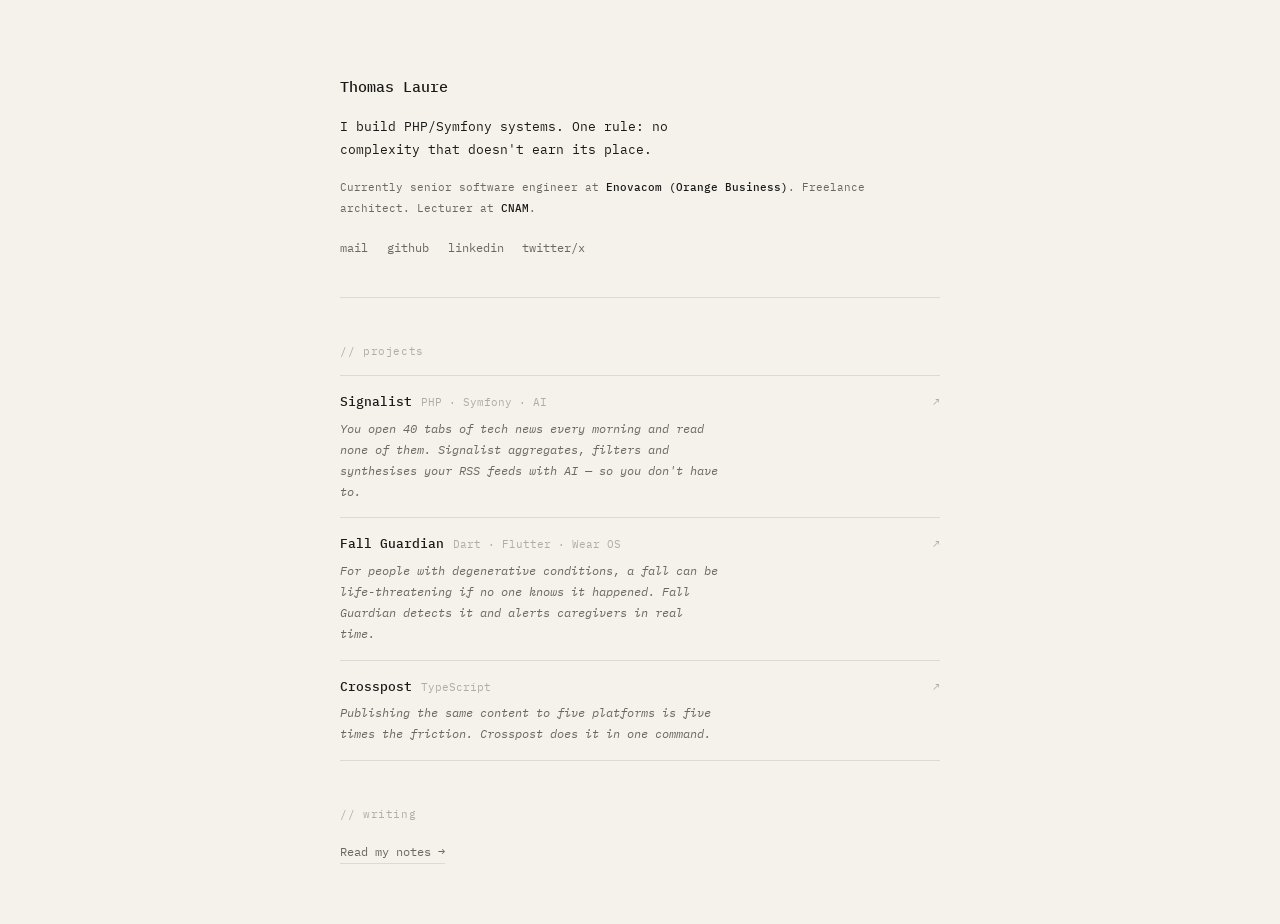
<file: index.html>
<!DOCTYPE html>
<html lang="en">
<head>
  <meta charset="UTF-8" />
  <meta name="viewport" content="width=device-width, initial-scale=1.0" />
  <title>Thomas Laure</title>
  <meta name="description" content="I build PHP/Symfony systems. One rule: no complexity that doesn't earn its place." />
  <link href="https://fonts.googleapis.com/css2?family=IBM+Plex+Mono:ital,wght@0,400;0,500;1,400&display=swap" rel="stylesheet" />
  <link rel="stylesheet" href="styles.css" />
</head>
<body>
  <main>

    <header>
      <p class="name">Thomas Laure</p>
      <p class="philosophy">I build PHP/Symfony systems. One rule: no complexity that doesn't earn its place.</p>
      <p class="where">
        Currently senior software engineer at <a href="https://www.enovacom.com/"><strong>Enovacom (Orange Business)</strong></a>.
        Freelance architect. Lecturer at <strong>CNAM</strong>.
      </p>
      <nav>
        <a href="mailto:thomaslaure3@gmail.com">mail</a>
        <a href="https://github.com/thlaure">github</a>
        <a href="https://www.linkedin.com/in/thomas-laure-software-engineer">linkedin</a>
        <a href="https://x.com/laure_th">twitter/x</a>
      </nav>
    </header>

    <section>
      <p class="label">// projects</p>

      <a class="project" href="https://github.com/thlaure/signalist">
        <div class="project__top">
          <span class="project__name">Signalist</span>
          <span class="project__stack">PHP · Symfony · AI</span>
          <span class="project__arrow">↗</span>
        </div>
        <p class="project__desc">
          You open 40 tabs of tech news every morning and read none of them.
          Signalist aggregates, filters and synthesises your RSS feeds with AI — so you don't have to.
        </p>
      </a>

      <a class="project" href="https://github.com/thlaure/fall-guardian">
        <div class="project__top">
          <span class="project__name">Fall Guardian</span>
          <span class="project__stack">Dart · Flutter · Wear OS</span>
          <span class="project__arrow">↗</span>
        </div>
        <p class="project__desc">
          For people with degenerative conditions, a fall can be life-threatening
          if no one knows it happened. Fall Guardian detects it and alerts caregivers in real time.
        </p>
      </a>

      <a class="project" href="https://github.com/thlaure/crosspost">
        <div class="project__top">
          <span class="project__name">Crosspost</span>
          <span class="project__stack">TypeScript</span>
          <span class="project__arrow">↗</span>
        </div>
        <p class="project__desc">
          Publishing the same content to five platforms is five times the friction.
          Crosspost does it in one command.
        </p>
      </a>

    </section>

    <section>
      <p class="label">// writing</p>
      <a class="blog-link" href="blog/index.html">
        Read my notes →
      </a>
    </section>

  </main>
</body>
</html>
</file>
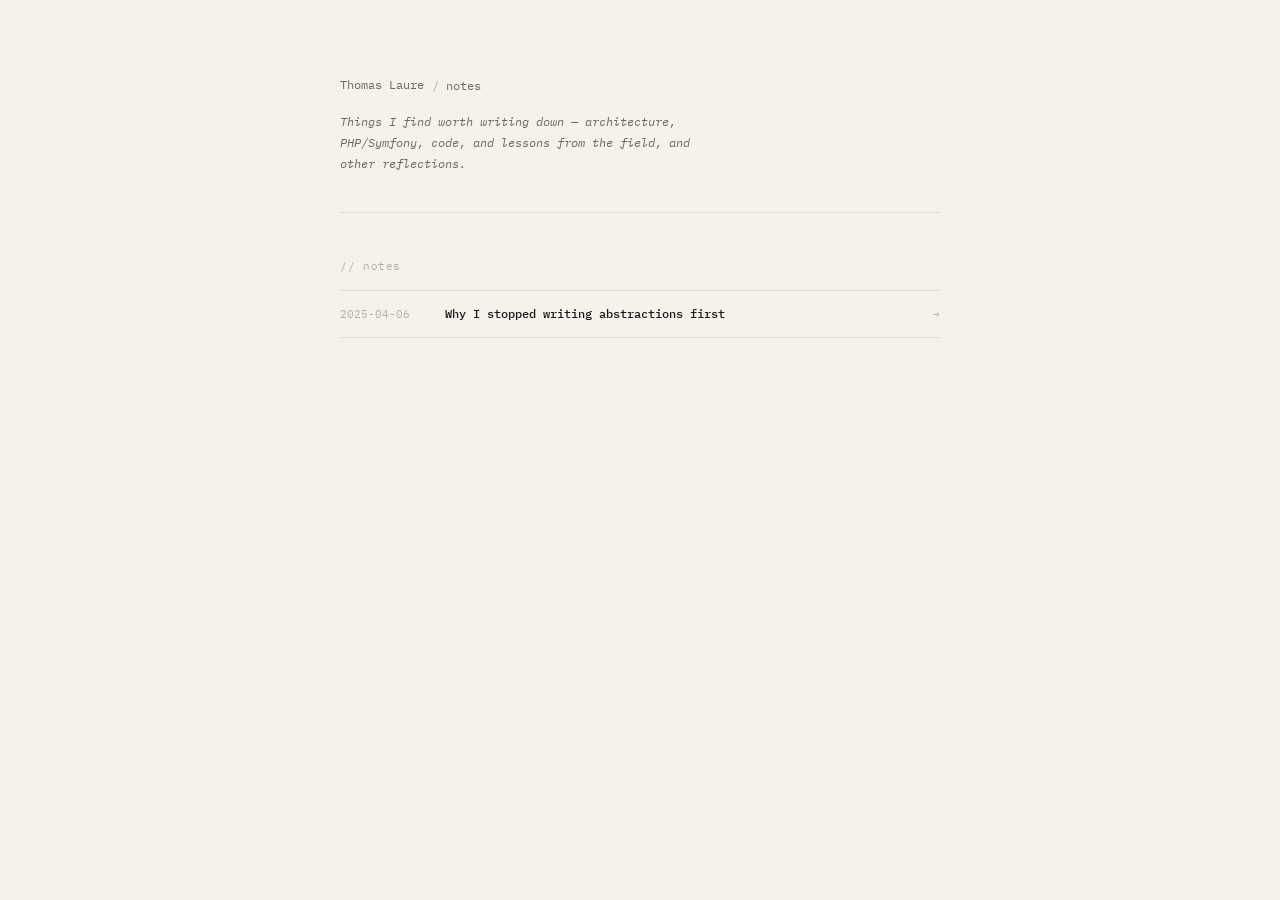
<file: blog/index.html>
<!DOCTYPE html>
<html lang="en">
<head>
  <meta charset="UTF-8" />
  <meta name="viewport" content="width=device-width, initial-scale=1.0" />
  <title>Notes — Thomas Laure</title>
  <meta name="description" content="Notes on software architecture, PHP/Symfony, and things worth writing down." />
  <link href="https://fonts.googleapis.com/css2?family=IBM+Plex+Mono:ital,wght@0,400;0,500;1,400&display=swap" rel="stylesheet" />
  <link rel="stylesheet" href="styles.css" />
</head>
<body>
  <main>

    <header>
      <nav class="breadcrumb">
        <a href="../index.html">Thomas Laure</a>
        <span class="sep">/</span>
        <span>notes</span>
      </nav>
      <p class="desc">Things I find worth writing down — architecture, PHP/Symfony, code, and lessons from the field, and other reflections.</p>
    </header>

    <section>
      <p class="label">// notes</p>

      <a class="note" href="2025-04-06-why-i-stopped-writing-abstractions-first.html">
        <span class="note__date">2025-04-06</span>
        <span class="note__title">Why I stopped writing abstractions first</span>
        <span class="note__arrow">→</span>
      </a>

      <!-- Add more notes above this line -->

    </section>

  </main>
</body>
</html>
</file>
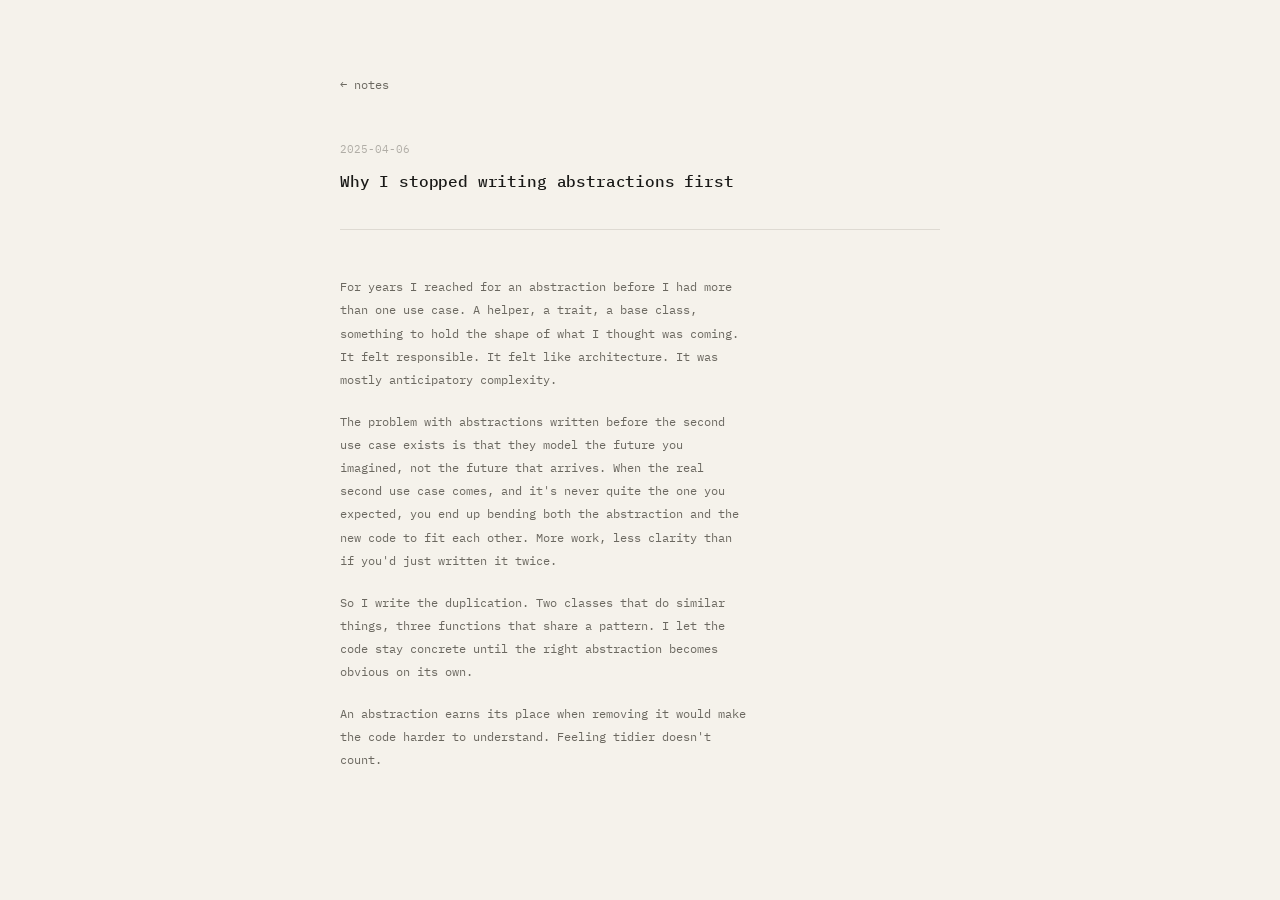
<file: blog/2025-04-06-why-i-stopped-writing-abstractions-first.html>
<!DOCTYPE html>
<html lang="en">
<head>
  <meta charset="UTF-8" />
  <meta name="viewport" content="width=device-width, initial-scale=1.0" />
  <title>Why I stopped writing abstractions first — Thomas Laure</title>
  <meta name="description" content="A short description of the note for search engines." />
  <link href="https://fonts.googleapis.com/css2?family=IBM+Plex+Mono:ital,wght@0,400;0,500;1,400&display=swap" rel="stylesheet" />
  <link rel="stylesheet" href="styles.css" />
</head>
<body>
  <main>

    <a class="back" href="index.html">← notes</a>

    <header class="note-header">
      <p class="note-date">2025-04-06</p>
      <h1 class="note-title">Why I stopped writing abstractions first</h1>
    </header>

    <article class="prose">

      <p>
        For years I reached for an abstraction before I had more than one use case.
        A helper, a trait, a base class, something to hold the shape of what I thought
        was coming. It felt responsible. It felt like architecture.
        It was mostly anticipatory complexity.
      </p>

      <p>
        The problem with abstractions written before the second use case exists is that
        they model the future you imagined, not the future that arrives.
        When the real second use case comes, and it's never quite the one you expected,
        you end up bending both the abstraction and the new code to fit each other.
        More work, less clarity than if you'd just written it twice.
      </p>

      <p>
        So I write the duplication. Two classes that do similar things,
        three functions that share a pattern. I let the code stay concrete
        until the right abstraction becomes obvious on its own.
      </p>

      <p>
        An abstraction earns its place when removing it would make the code
        harder to understand. Feeling tidier doesn't count.
      </p>

    </article>

  </main>
</body>
</html>
</file>
<file: styles.css>
*, *::before, *::after {
  box-sizing: border-box;
  margin: 0;
  padding: 0;
}

:root {
  --bg:    #f5f2eb;
  --ink:   #1a1a18;
  --muted: #6b6860;
  --faint: #b0ada6;
  --rule:  #dedad2;
  --font:  'IBM Plex Mono', 'Courier New', monospace;
}

html { font-size: 15px; background: var(--bg); color: var(--ink); }

body {
  font-family: var(--font);
  padding: 5rem 2rem 4rem;
  -webkit-font-smoothing: antialiased;
  line-height: 1.65;
}

main {
  max-width: 600px;
  margin: 0 auto;
  display: flex;
  flex-direction: column;
  gap: 3rem;
}

a { color: inherit; text-decoration: none; }

/* ——— Header ——— */

header {
  display: flex;
  flex-direction: column;
  gap: 1.1rem;
  padding-bottom: 2.5rem;
  border-bottom: 1px solid var(--rule);
}

.name {
  font-size: 1rem;
  font-weight: 500;
}

.philosophy {
  font-size: .875rem;
  color: var(--ink);
  line-height: 1.7;
  max-width: 48ch;
}

.where {
  font-size: .75rem;
  color: var(--muted);
  line-height: 1.8;
}

.where strong {
  color: var(--ink);
  font-weight: 500;
}

nav {
  display: flex;
  gap: 1.25rem;
  padding-top: .25rem;
}

nav a {
  font-size: .775rem;
  color: var(--muted);
  border-bottom: 1px solid transparent;
  padding-bottom: 1px;
  transition: color .15s, border-color .15s;
}

nav a:hover {
  color: var(--ink);
  border-bottom-color: var(--ink);
}

/* ——— Label ——— */

.label {
  font-size: .7rem;
  color: var(--faint);
  letter-spacing: .06em;
  margin-bottom: 1rem;
}

/* ——— Projects ——— */

.project {
  display: block;
  padding: 1rem 0;
  border-bottom: 1px solid var(--rule);
  transition: opacity .18s;
}

.project:first-of-type { border-top: 1px solid var(--rule); }
.project:hover { opacity: .5; }

.project__top {
  display: flex;
  align-items: baseline;
  gap: .6rem;
  margin-bottom: .4rem;
}

.project__name {
  font-size: .875rem;
  font-weight: 500;
}

.project__stack {
  font-size: .7rem;
  color: var(--faint);
  flex: 1;
}

.project__arrow {
  font-size: .75rem;
  color: var(--faint);
}

.project__desc {
  font-size: .775rem;
  color: var(--muted);
  font-style: italic;
  line-height: 1.8;
  max-width: 54ch;
}

/* ——— Blog ——— */

.blog-link {
  font-size: .8125rem;
  color: var(--muted);
  border-bottom: 1px solid var(--rule);
  padding-bottom: 1px;
  transition: color .15s, border-color .15s;
  display: inline-block;
}

.blog-link:hover {
  color: var(--ink);
  border-bottom-color: var(--ink);
}

/* ——— Responsive ——— */

@media (max-width: 480px) {
  body { padding: 3rem 1.25rem; }
  .project__top { flex-wrap: wrap; }
}
</file>
<file: blog/styles.css>
*, *::before, *::after {
  box-sizing: border-box;
  margin: 0;
  padding: 0;
}

:root {
  --bg:    #f5f2eb;
  --ink:   #1a1a18;
  --muted: #6b6860;
  --faint: #b0ada6;
  --rule:  #dedad2;
  --font:  'IBM Plex Mono', 'Courier New', monospace;
}

html { font-size: 15px; background: var(--bg); color: var(--ink); }

body {
  font-family: var(--font);
  padding: 5rem 2rem 4rem;
  -webkit-font-smoothing: antialiased;
  line-height: 1.65;
}

main {
  max-width: 600px;
  margin: 0 auto;
  display: flex;
  flex-direction: column;
  gap: 3rem;
}

a { color: inherit; text-decoration: none; }

/* ——— Header ——— */

header {
  display: flex;
  flex-direction: column;
  gap: 1rem;
  padding-bottom: 2.5rem;
  border-bottom: 1px solid var(--rule);
}

.breadcrumb {
  font-size: .8rem;
  display: flex;
  align-items: center;
  gap: .5rem;
  color: var(--muted);
}

.breadcrumb a {
  color: var(--muted);
  border-bottom: 1px solid transparent;
  padding-bottom: 1px;
  transition: color .15s, border-color .15s;
}

.breadcrumb a:hover {
  color: var(--ink);
  border-bottom-color: var(--ink);
}

.breadcrumb .sep { color: var(--faint); }

.desc {
  font-size: .775rem;
  color: var(--muted);
  font-style: italic;
  line-height: 1.8;
  max-width: 52ch;
}

/* ——— Label ——— */

.label {
  font-size: .7rem;
  color: var(--faint);
  letter-spacing: .06em;
  margin-bottom: 1rem;
}

/* ——— Notes list ——— */

.note {
  display: grid;
  grid-template-columns: 90px 1fr 1rem;
  align-items: baseline;
  gap: .5rem 1rem;
  padding: .85rem 0;
  border-bottom: 1px solid var(--rule);
  transition: opacity .18s;
}

.note:first-of-type { border-top: 1px solid var(--rule); }
.note:hover { opacity: .5; }

.note__date {
  font-size: .7rem;
  color: var(--faint);
  white-space: nowrap;
}

.note__title {
  font-size: .8125rem;
  font-weight: 500;
  color: var(--ink);
}

.note__arrow {
  font-size: .75rem;
  color: var(--faint);
  text-align: right;
}

/* ——— Single note ——— */

.back {
  font-size: .775rem;
  color: var(--muted);
  border-bottom: 1px solid transparent;
  padding-bottom: 1px;
  transition: color .15s, border-color .15s;
  display: inline-block;
}

.back:hover {
  color: var(--ink);
  border-bottom-color: var(--ink);
}

.note-header {
  display: flex;
  flex-direction: column;
  gap: .75rem;
  padding-bottom: 2.5rem;
  border-bottom: 1px solid var(--rule);
}

.note-date {
  font-size: .7rem;
  color: var(--faint);
}

.note-title {
  font-size: 1.05rem;
  font-weight: 500;
  line-height: 1.4;
  letter-spacing: -.01em;
}

/* ——— Prose ——— */

.prose {
  font-size: .8125rem;
  color: var(--muted);
  line-height: 1.9;
  display: flex;
  flex-direction: column;
  gap: 1.25rem;
}

.prose p { max-width: 58ch; }

.prose strong { color: var(--ink); font-weight: 500; }

.prose em { font-style: italic; }

.prose a {
  color: var(--ink);
  border-bottom: 1px solid var(--rule);
  padding-bottom: 1px;
  transition: border-color .15s;
}

.prose a:hover { border-bottom-color: var(--ink); }

.prose h2 {
  font-size: .8125rem;
  font-weight: 500;
  color: var(--ink);
  margin-top: .5rem;
}

.prose pre,
.prose code {
  font-family: var(--font);
  font-size: .775rem;
  background: #ede9e0;
  color: var(--ink);
  border-radius: 3px;
}

.prose code { padding: .1em .35em; }

.prose pre {
  padding: 1rem 1.25rem;
  overflow-x: auto;
  border-radius: 4px;
  line-height: 1.7;
}

.prose pre code {
  background: none;
  padding: 0;
}

.prose blockquote {
  border-left: 2px solid var(--rule);
  padding-left: 1.25rem;
  font-style: italic;
  color: var(--muted);
}

/* ——— Responsive ——— */

@media (max-width: 480px) {
  body { padding: 3rem 1.25rem; }
  .note { grid-template-columns: 1fr 1rem; }
  .note__date { display: none; }
}
</file>
